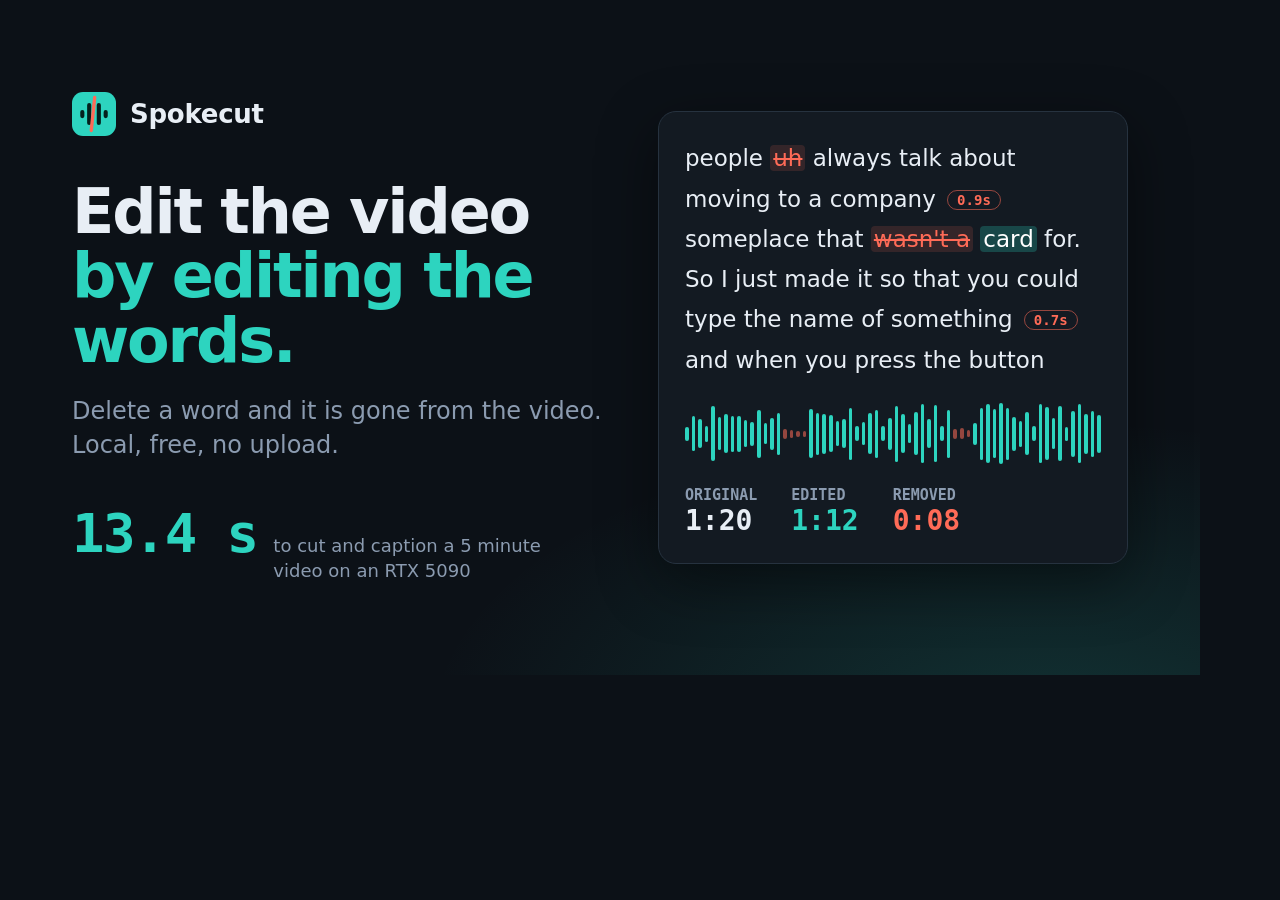
<file: scripts/social-card.html>
<!doctype html>
<meta charset="utf-8">
<title>Spokecut social card</title>
<style>
  :root { --bg:#0c1117; --panel:#131a22; --line:#26323f; --text:#e8eef5; --muted:#8b9bb0; --accent:#2dd4bf; --cut:#ff6b57; }
  * { box-sizing: border-box; margin: 0; }
  body { width: 1200px; height: 675px; background: var(--bg); color: var(--text); overflow: hidden;
    font: 16px/1.4 Inter, "Segoe UI", system-ui, "Noto Sans", sans-serif; position: relative; }
  .glow { position: absolute; inset: 0; background: radial-gradient(900px 440px at 88% 108%, rgb(45 212 191 / 17%), transparent 70%); }
  .wrap { position: relative; height: 100%; padding: 64px 72px; display: grid; grid-template-columns: 1fr 470px; gap: 52px; align-items: center; }
  .brand { display: flex; align-items: center; gap: 14px; font-weight: 700; font-size: 26px; letter-spacing: -.01em; }
  .brand img { width: 44px; height: 44px; }
  h1 { font-size: 62px; line-height: 1.04; letter-spacing: -.035em; margin: 44px 0 22px; font-weight: 750; }
  h1 span { color: var(--accent); }
  p.sub { font-size: 24px; color: var(--muted); max-width: 560px; }
  .stat { margin-top: 44px; display: flex; align-items: baseline; gap: 16px; }
  .stat b { font: 700 54px/1 ui-monospace, "JetBrains Mono", Menlo, Consolas, monospace; color: var(--accent); letter-spacing: -.03em; }
  .stat em { font-style: normal; font-size: 18px; color: var(--muted); max-width: 300px; }
  .card { background: var(--panel); border: 1px solid var(--line); border-radius: 18px; padding: 26px; box-shadow: 0 18px 60px rgb(0 0 0 / 45%); }
  .text { font-size: 23px; line-height: 1.75; }
  .text .cut { color: var(--cut); text-decoration: line-through; text-decoration-thickness: 2px; background: rgb(255 107 87 / 14%); border-radius: 4px; padding: 0 3px; }
  .text .pause { font: 600 14px ui-monospace, Menlo, Consolas, monospace; color: var(--cut); border: 1px solid rgb(255 107 87 / 55%); border-radius: 99px; padding: 1px 9px; margin: 0 4px; vertical-align: 2px; }
  .text .play { background: rgb(45 212 191 / 24%); border-radius: 4px; padding: 0 3px; color: #fff; }
  .wave { margin-top: 22px; height: 64px; display: flex; align-items: center; gap: 3px; position: relative; }
  .wave i { flex: 1; background: var(--accent); border-radius: 2px; min-height: 3px; }
  .wave i.x { background: rgb(255 107 87 / 55%); }
  .sum { display: flex; gap: 34px; margin-top: 20px; font: 600 15px ui-monospace, Menlo, Consolas, monospace; color: var(--muted); }
  .sum b { display: block; font-size: 28px; color: var(--text); }
  .sum .a b { color: var(--accent); }
  .sum .r b { color: var(--cut); }
</style>
<div class="glow"></div>
<div class="wrap">
  <div>
    <div class="brand"><img src="../web/favicon.svg" alt="">Spokecut</div>
    <h1>Edit the video<br><span>by editing the words.</span></h1>
    <p class="sub">Delete a word and it is gone from the video. Local, free, no upload.</p>
    <div class="stat"><b>13.4 s</b><em>to cut and caption a 5 minute video on an RTX 5090</em></div>
  </div>
  <div class="card">
    <div class="text">
      people <span class="cut">uh</span> always talk about moving to a company
      <span class="pause">0.9s</span> someplace that <span class="cut">wasn't a</span> <span class="play">card</span> for.
      So I just made it so that you could type the name of something
      <span class="pause">0.7s</span> and when you press the button
    </div>
    <div class="wave" id="wave"></div>
    <div class="sum"><div>ORIGINAL<b>1:20</b></div><div class="a">EDITED<b>1:12</b></div><div class="r">REMOVED<b>0:08</b></div></div>
  </div>
</div>
<script>
  let seed = 11;
  const rnd = () => (seed = (seed * 16807) % 2147483647) / 2147483647;
  const wave = document.getElementById("wave");
  for (let i = 0; i < 64; i++) {
    const cutHere = (i > 14 && i < 19) || (i > 40 && i < 44);
    const bar = document.createElement("i");
    bar.style.height = (cutHere ? 8 + rnd() * 10 : 22 + rnd() * 74) + "%";
    if (cutHere) bar.className = "x";
    wave.append(bar);
  }
</script>
</file>
